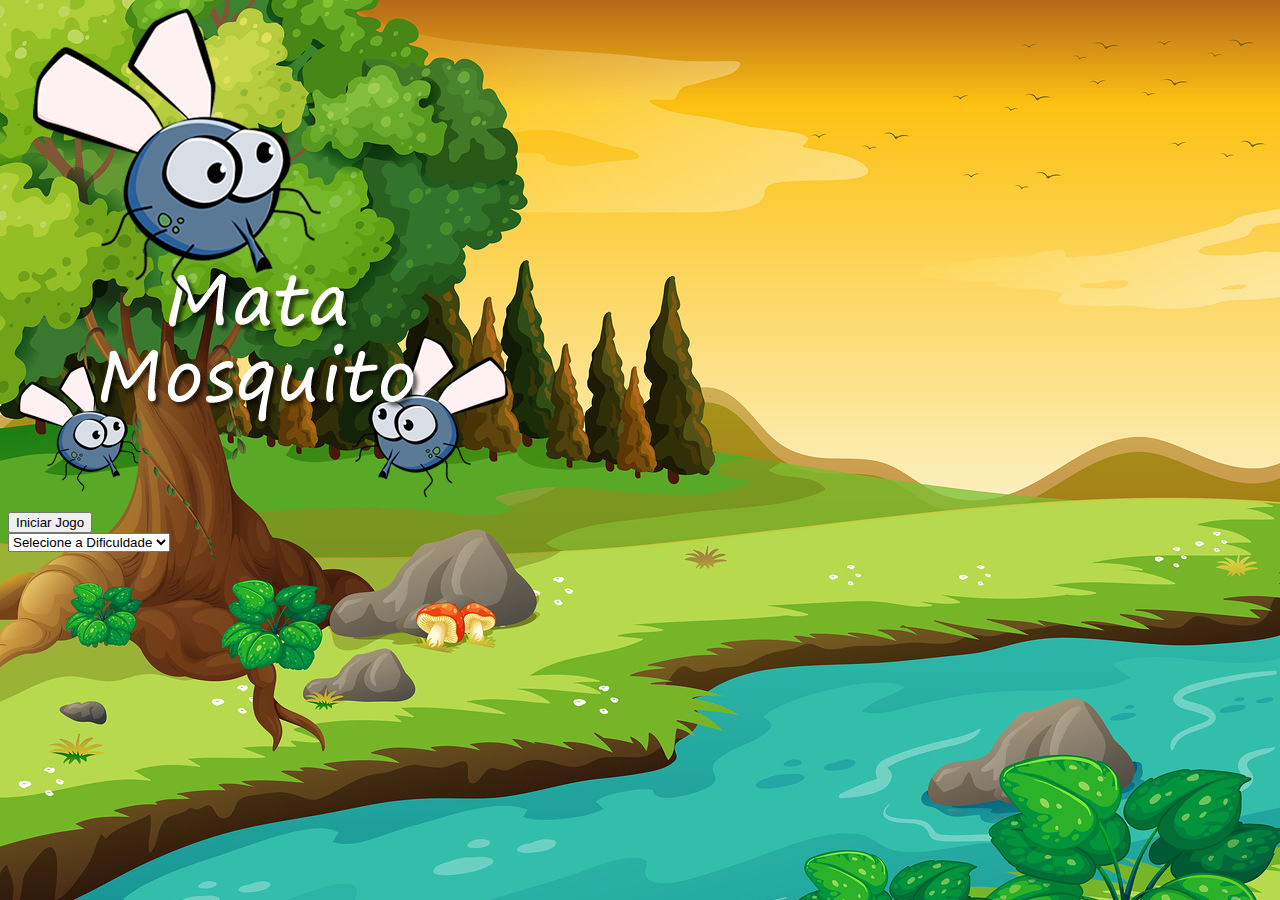
<file: index.html>
<!DOCTYPE html>
<html>
<head>
	<meta charset="utf-8">
	<title>Mata Mosquito</title>
	<link href="https://cdn.jsdelivr.net/npm/bootstrap@5.0.2/dist/css/bootstrap.min.css" rel="stylesheet" integrity="sha384-EVSTQN3/azprG1Anm3QDgpJLIm9Nao0Yz1ztcQTwFspd3yD65VohhpuuCOmLASjC" crossorigin="anonymous">
	<link rel="stylesheet" type="text/css" href="estilo.css">

	<script>
		function iniciarJogo(){
			var nivel = document.getElementById('nivel').value
			if(nivel===''){
				alert('Selecione um nível para iniciar')
				return false
			}
			window.location.href = "app.html?" + nivel
		}
	</script>
</head>

<body>

	<div class="container">
		<div class="row"> <!--/Ajuste de imagem game over-->
			<div class="col">
				<div class="d-flex justify-content-center">
				<img src="imagens/game.png">
				</div>
			</div>
		</div><!--/Fim do ajuste de imagem-->

		<div class="row"><!--/Botão para iniciar-->
			<div class="col">
				<div class="d-flex justify-content-center">
				<button type="button" class="btn btn-danger btn-lg" onclick="iniciarJogo()">Iniciar Jogo</button>
				</div>
			</div>
		</div><!--/fim botão iniciar-->

		<div class="row"><!--/inicio botão dificuldade-->
			<div class="col">
				<div class="d-flex justify-content-center">
					<div class="mb-2">
						<select class="form-control" id="nivel">
							<option value="">Selecione a Dificuldade</option>
							<option value="normal">Normal</option>
							<option value="dificil">Difícil</option>
							<option value="chucknorris">Chuck Norris</option>
						</select>
					</div>
				</div>
			</div>
		</div><!--/Fim do botão dificuldade-->
	</div>





</body>
</html>
</file>
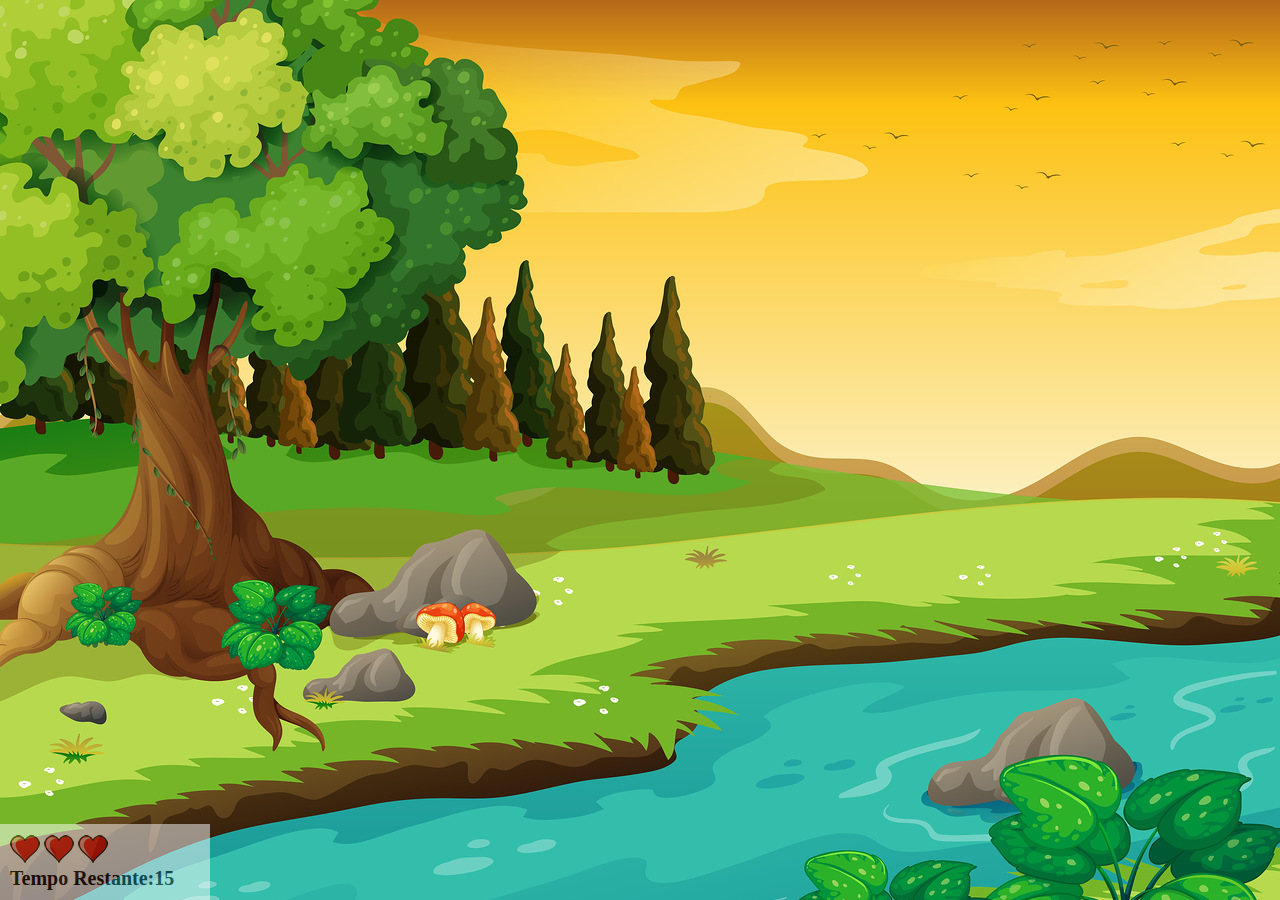
<file: app.html>
<!DOCTYPE html>
<html>
<head>
	
	<meta charset="utf-8">

	<title></title>
	<link rel="stylesheet" type="text/css" href="estilo.css">
	<script src="jogo.js"></script>

</head>

<body onresize="ajustaTamanhoPalcoJogo()">
	
	<div class="painel">
		<div class="vidas">
		 <img id="v1" src="imagens/coracao_cheio.png">
		 <img id="v2" src="imagens/coracao_cheio.png">
		 <img id="v3" src="imagens/coracao_cheio.png">
		</div>

		<div class="tempo_restante">Tempo Restante:<span id="cronometro"></span></div>
	</div>





	<script>
		document.getElementById('cronometro').innerHTML = tempo
		var criaMosquito =  setInterval(function(){posicaoRandomica()}, criaMosquitoTempo)
	</script>

</body>
</html>
</file>
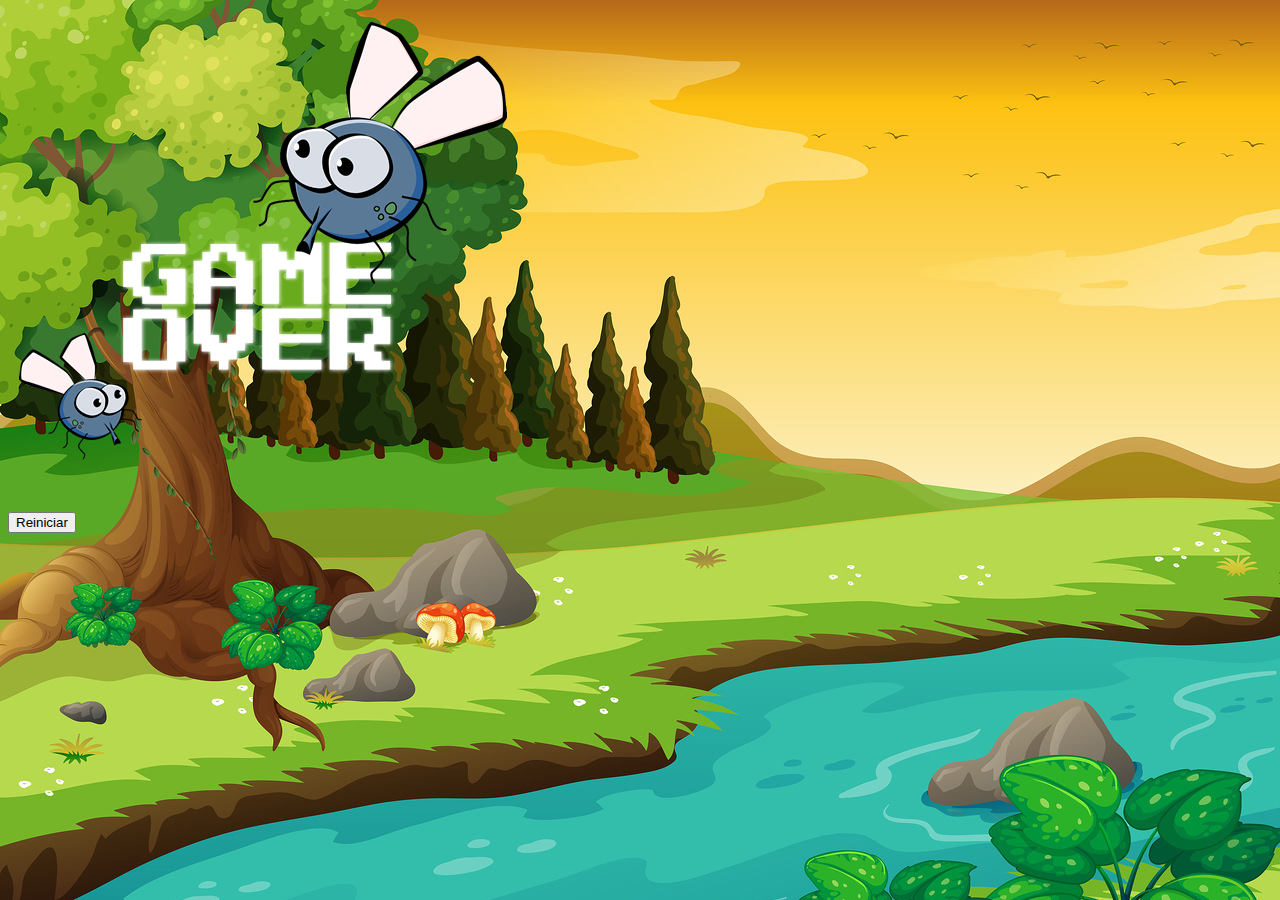
<file: fim_de_jogo.html>
<!DOCTYPE html>
<html>
<head>
	<meta charset="utf-8">
	<title>Fim de jogo</title>
	<link href="https://cdn.jsdelivr.net/npm/bootstrap@5.0.2/dist/css/bootstrap.min.css" rel="stylesheet" integrity="sha384-EVSTQN3/azprG1Anm3QDgpJLIm9Nao0Yz1ztcQTwFspd3yD65VohhpuuCOmLASjC" crossorigin="anonymous">
	<link rel="stylesheet" type="text/css" href="estilo.css">
</head>

<body>

	<div class="container">
		<div class="row"> <!--/Ajuste de imagem game over-->
			<div class="col">
				<div class="d-flex justify-content-center">
				<img src="imagens/game_over.png">
				</div>
			</div>
		</div><!--/Fim do ajuste de imagem-->

		<div class="row"><!--/Botão para reiniciar-->
			<div class="col">
				<div class="d-flex justify-content-center">
				<button type="button" class="btn btn-dark btn-lg" onclick="window.location.href='index.html'">Reiniciar</button>
				</div>
			</div>
		</div>
	</div>





</body>
</html>
</file>
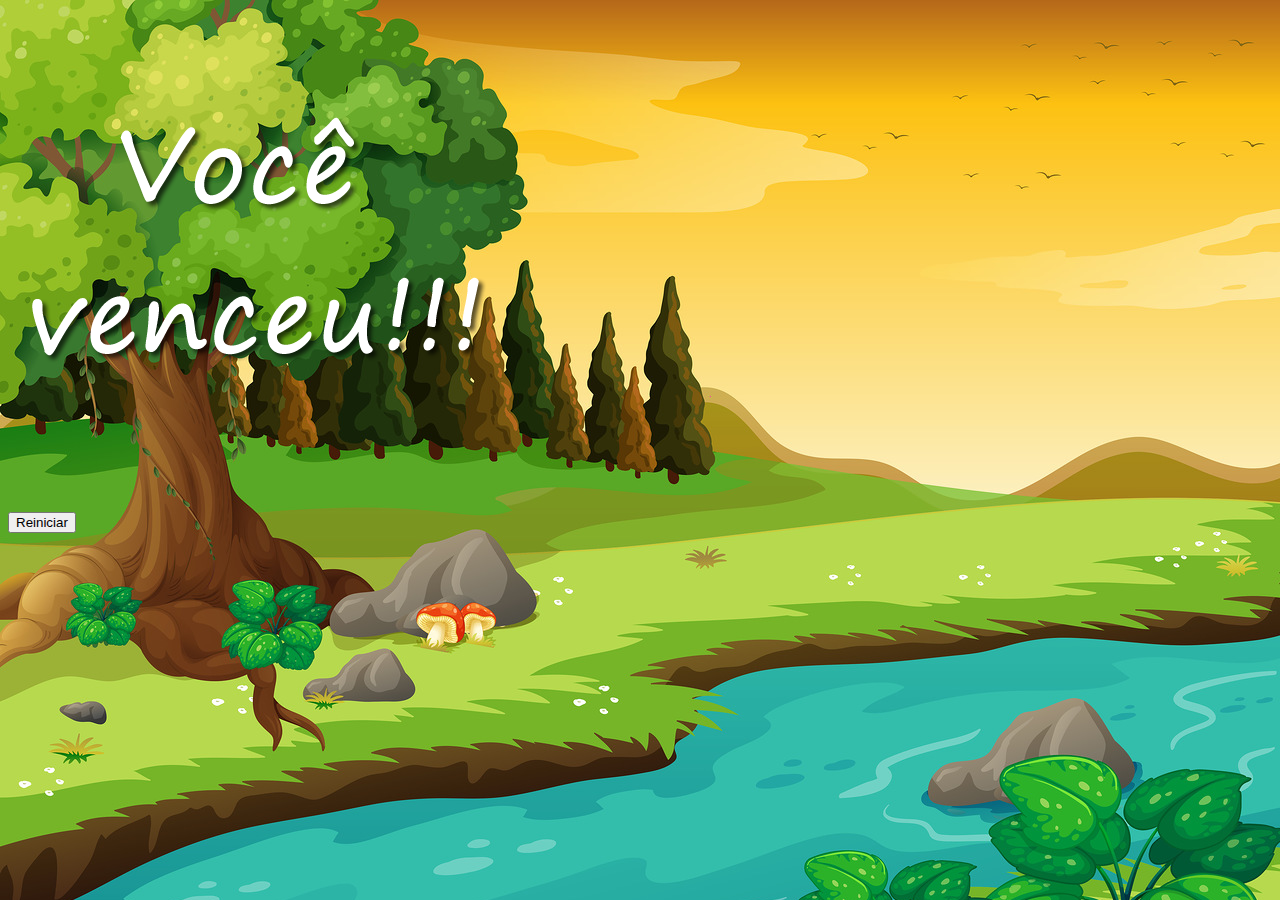
<file: vitoria.html>
<!DOCTYPE html>
<html>
<head>
	<meta charset="utf-8">
	<title>Fim de jogo</title>
	<link href="https://cdn.jsdelivr.net/npm/bootstrap@5.0.2/dist/css/bootstrap.min.css" rel="stylesheet" integrity="sha384-EVSTQN3/azprG1Anm3QDgpJLIm9Nao0Yz1ztcQTwFspd3yD65VohhpuuCOmLASjC" crossorigin="anonymous">
	<link rel="stylesheet" type="text/css" href="estilo.css">
</head>

<body>

	<div class="container">
		<div class="row"> <!--/Ajuste de imagem game over-->
			<div class="col">
				<div class="d-flex justify-content-center">
				<img src="imagens/vitoria.png">
				</div>
			</div>
		</div><!--/Fim do ajuste de imagem-->

		<div class="row"><!--/Botão para reiniciar-->
			<div class="col">
				<div class="d-flex justify-content-center">
				<button type="button" class="btn btn-dark btn-lg" onclick="window.location.href='index.html'">Reiniciar</button>
				</div>
			</div>
		</div>
	</div>





</body>
</html>
</file>
<file: estilo.css>
html{
	cursor: url(imagens/mata_mosca.png) 30 30, auto;
}
body{
	background-image: url(imagens/bg.jpg);
	background-repeat: no-repeat;
	background-size: 100%;
}

.mosquito1{
	height: 50px;
	width: 50px;
}
.mosquito2{
	width: 70px;
	height: 70px;
}
.mosquito3{
	width: 90px;
	height: 90;
}
.ladoA{
	transform: scaleX(1);
}
.ladoB{
	transform: scaleX(-1);
}
.painel{
	position: absolute;
	width: 190px;
	padding: 10px;
	left: 0;
	bottom: 0;
	border-top: 1px solid #fff;
	background-color: #fff;
	opacity: 50%;
}
.vidas{
	float: left;
}
.tempo_restante{
	float: left;
	font-size: 20px;
	font-weight: bold;
}
</file>
